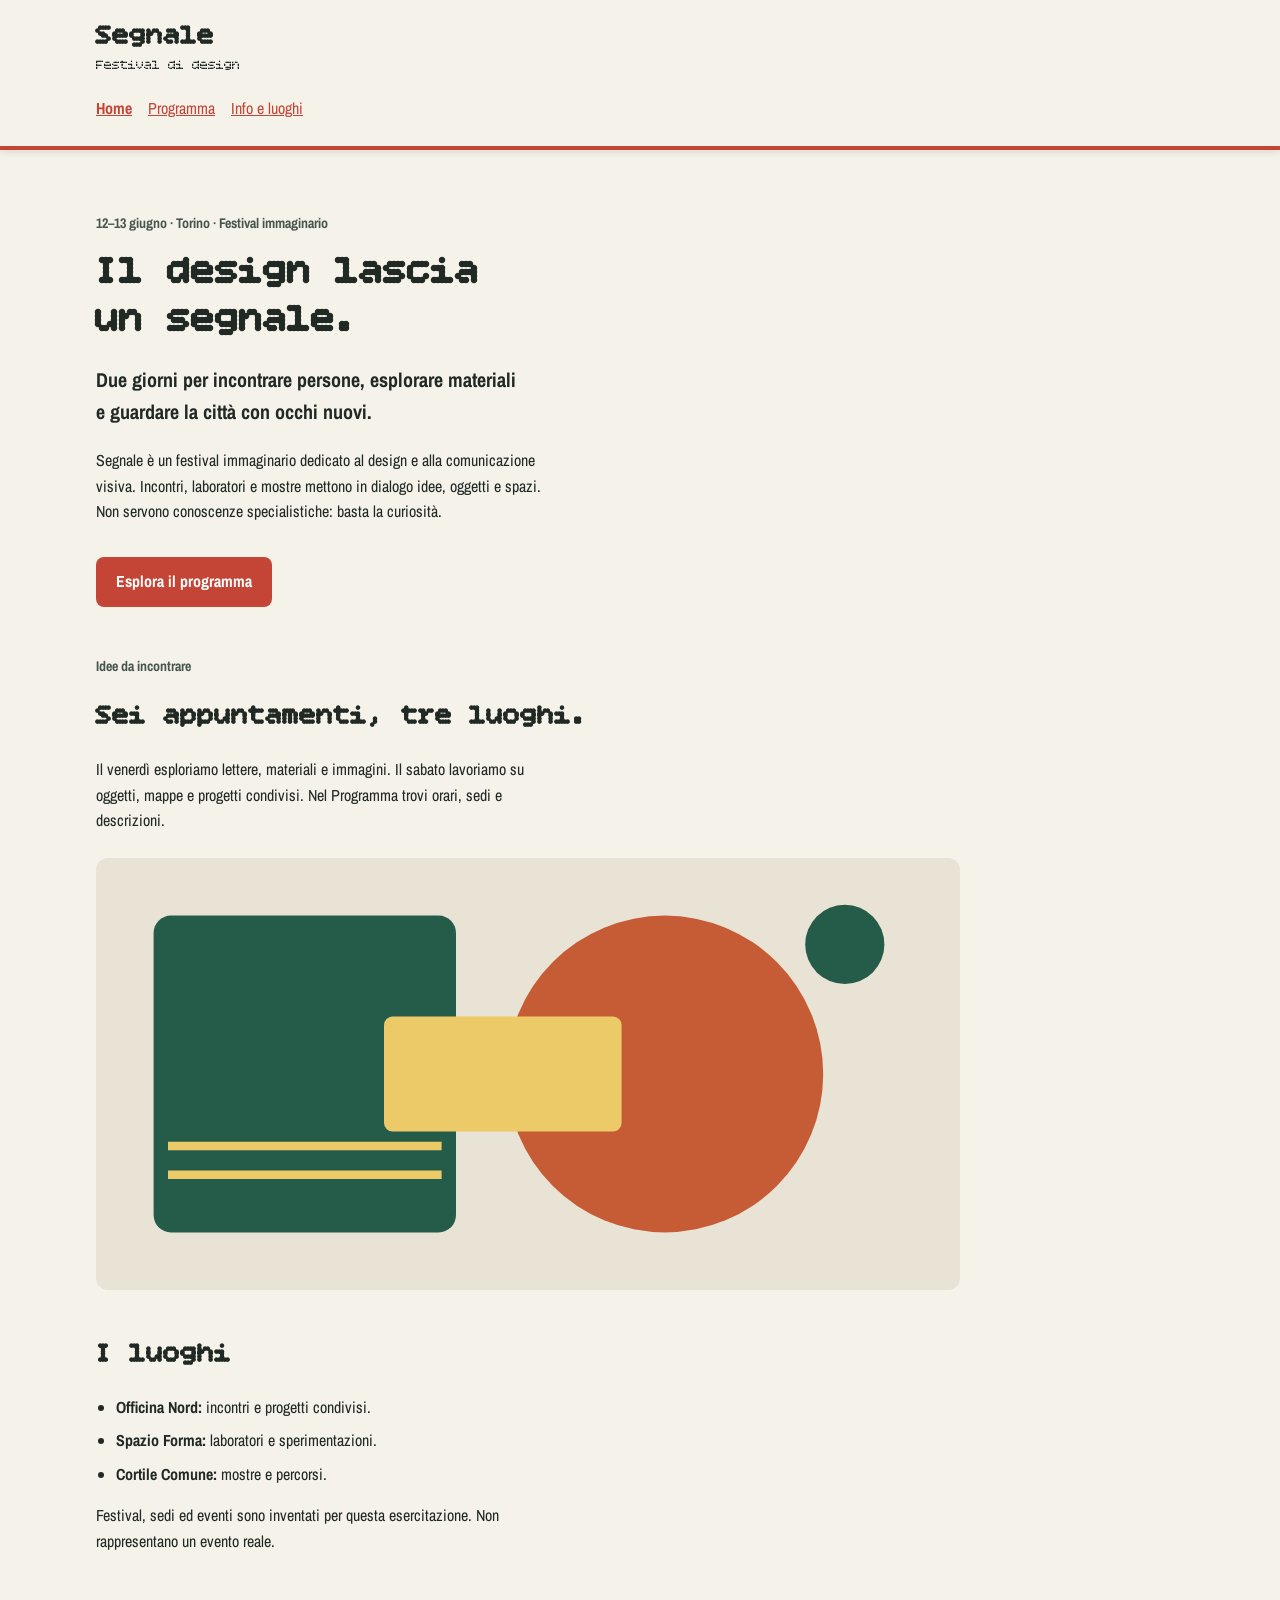
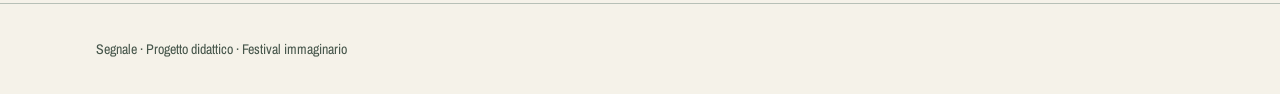
<file: index.html>
<!doctype html>
<html lang="it">
<head>
  <meta charset="utf-8">
  <meta name="viewport" content="width=device-width, initial-scale=1">
<link rel="preconnect" href="https://fonts.googleapis.com">
<link rel="preconnect" href="https://fonts.gstatic.com" crossorigin>
<link href="https://fonts.googleapis.com/css2?family=Archivo+Narrow:ital,wght@0,400..700;1,400..700&family=Bitcount+Grid+Single:wght@100..900&display=swap" rel="stylesheet">
  <link rel="stylesheet" href="style.css">
  <title>Segnale — Festival di design</title>

</head>
<body>
  <a class="skip-link" href="#contenuto">Vai al contenuto</a>
  <header class="site-header">
    <div class="container">
      <a class="brand" href="index.html">Segnale<span>Festival di design</span></a>
      <nav aria-label="Navigazione principale">
        <a href="index.html" aria-current="page">Home</a>
        <!-- Da completare: collegare questa voce alla pagina Programma. -->
        <a href="programma.html">Programma</a>
        <a href="info.html">Info e luoghi</a>
      </nav>
    </div>
  </header>

  <main id="contenuto" class="container">
    <section class="intro" aria-labelledby="titolo-home">
      <p class="eyebrow">12–13 giugno · Torino · Festival immaginario</p>
      <h1 id="titolo-home">Il design lascia un segnale.</h1>
      <p class="lead">Due giorni per incontrare persone, esplorare materiali e guardare la città con occhi nuovi.</p>
      <p class="reading-text">Segnale è un festival immaginario dedicato al design e alla comunicazione visiva. Incontri, laboratori e mostre mettono in dialogo idee, oggetti e spazi. Non servono conoscenze specialistiche: basta la curiosità.</p>
      <!-- Da completare: anche questo collegamento deve aprire il Programma. -->
      <a class="button-link" href="programma.html">Esplora il programma</a>
    </section>

    <section class="content-section" aria-labelledby="titolo-festival">
      <p class="eyebrow">Idee da incontrare</p>
      <h2 id="titolo-festival">Sei appuntamenti, tre luoghi.</h2>
      <p class="reading-text">Il venerdì esploriamo lettere, materiali e immagini. Il sabato lavoriamo su oggetti, mappe e progetti condivisi. Nel Programma trovi orari, sedi e descrizioni.</p>
      <img class="festival-image" src="assets/festival.svg" alt="Composizione geometrica di cerchi e rettangoli nei colori del festival" width="1200" height="600">
    </section>

    <section class="content-section" aria-labelledby="titolo-luoghi">
      <h2 id="titolo-luoghi">I luoghi</h2>
      <ul class="venues">
        <li><strong>Officina Nord:</strong> incontri e progetti condivisi.</li>
        <li><strong>Spazio Forma:</strong> laboratori e sperimentazioni.</li>
        <li><strong>Cortile Comune:</strong> mostre e percorsi.</li>
      </ul>
      <p class="reading-text">Festival, sedi ed eventi sono inventati per questa esercitazione. Non rappresentano un evento reale.</p>
    </section>
  </main>

  <footer class="site-footer"><div class="container"><p>Segnale · Progetto didattico · Festival immaginario</p></div></footer>
</body>
</html>
</file>
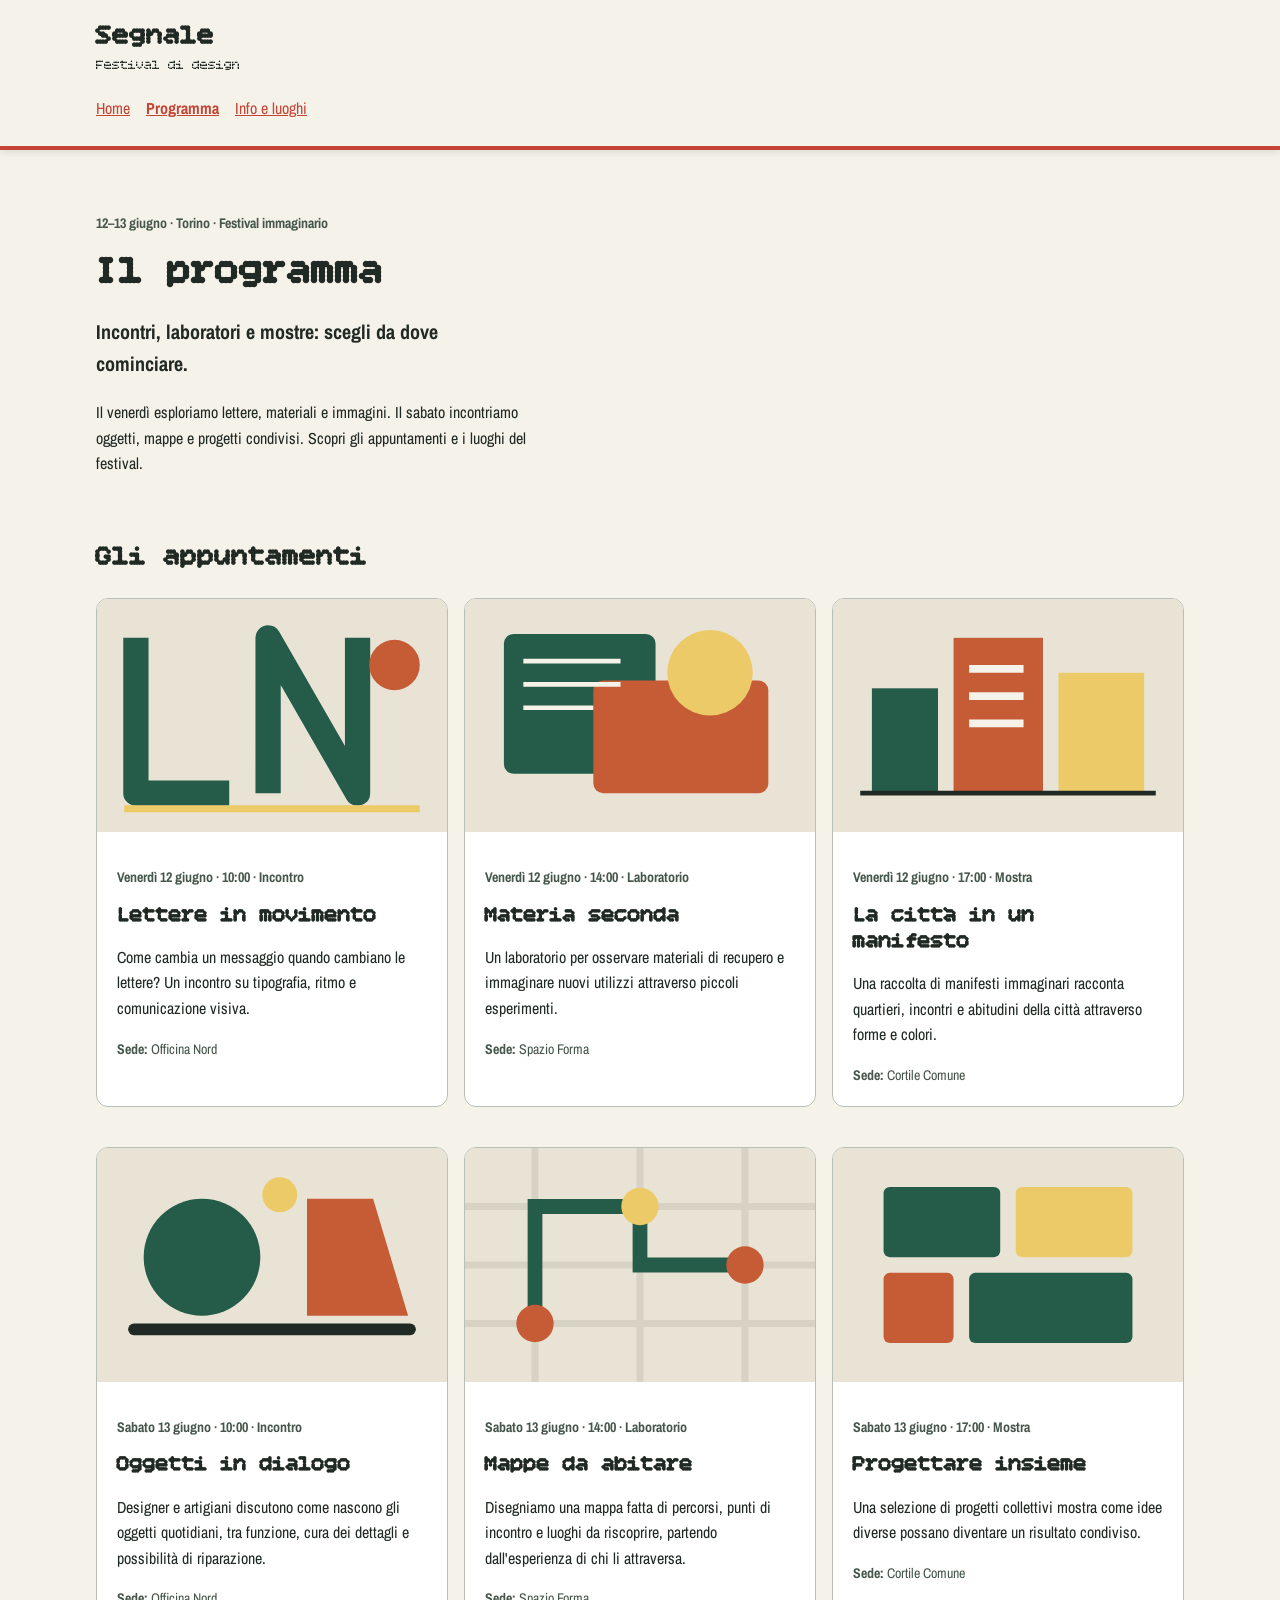
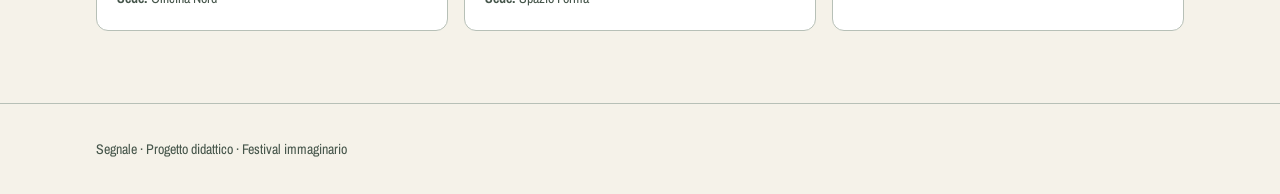
<file: programma.html>
<!doctype html>
<html lang="it">
<head>
  <meta charset="utf-8">
  <meta name="viewport" content="width=device-width, initial-scale=1">
  <link rel="preconnect" href="https://fonts.googleapis.com">
  <link rel="preconnect" href="https://fonts.gstatic.com" crossorigin>
  <link href="https://fonts.googleapis.com/css2?family=Archivo+Narrow:ital,wght@0,400..700;1,400..700&family=Bitcount+Grid+Single:wght@100..900&display=swap" rel="stylesheet">
  <link rel="stylesheet" href="style.css">
  <title>Programma — Segnale</title>
</head>
<body>
  <a class="skip-link" href="#contenuto">Vai al contenuto</a>

  <header class="site-header">
    <div class="container">
      <a class="brand" href="index.html">Segnale<span>Festival di design</span></a>
      <nav aria-label="Navigazione principale">
        <a href="index.html">Home</a>
        <a href="programma.html" aria-current="page">Programma</a>
        <a href="info.html">Info e luoghi</a>
      </nav>
    </div>
  </header>

  <main id="contenuto" class="container">
    <section class="intro" aria-labelledby="titolo-programma">
      <p class="eyebrow">12–13 giugno · Torino · Festival immaginario</p>
      <h1 id="titolo-programma">Il programma</h1>
      <p class="lead">Incontri, laboratori e mostre: scegli da dove cominciare.</p>
      <p class="reading-text">Il venerdì esploriamo lettere, materiali e immagini. Il sabato incontriamo oggetti, mappe e progetti condivisi. Scopri gli appuntamenti e i luoghi del festival.</p>
    </section>

    <section class="content-section" aria-labelledby="titolo-eventi">
      <h2 id="titolo-eventi">Gli appuntamenti</h2>
      <div id="stato-programma" class="reading-text">Caricamento in corso...</div>
      <div id="event-grid" class="event-grid" hidden></div>
    </section>
  </main>

  <footer class="site-footer">
    <div class="container">
      <p>Segnale · Progetto didattico · Festival immaginario</p>
    </div>
  </footer>

  <script>
    const grid = document.getElementById('event-grid');
    const stato = document.getElementById('stato-programma');

    function formattaData(dataISO) {
      const data = new Date(`${dataISO}T00:00:00`);
      const testo = new Intl.DateTimeFormat('it-IT', {
        weekday: 'long',
        day: 'numeric',
        month: 'long'
      }).format(data);
      return testo.charAt(0).toUpperCase() + testo.slice(1);
    }

    function creaScheda(evento, sede) {
      const articolo = document.createElement('article');
      articolo.className = 'event-card';
      articolo.innerHTML = `
        <img src="${evento.immagine}" alt="${evento.immagine_alt}" width="900" height="600">
        <div class="event-body">
          <p class="event-meta">${formattaData(evento.data)} · ${evento.orario} · ${evento.categoria}</p>
          <h3>${evento.titolo}</h3>
          <p>${evento.descrizione}</p>
          <p class="event-place"><strong>Sede:</strong> ${sede ? sede.nome_festival : 'Sede da definire'}</p>
        </div>
      `;
      return articolo;
    }

    async function caricaProgramma() {
      try {
        const [eventiResponse, sediResponse] = await Promise.all([
          fetch('./dati/eventi.json'),
          fetch('./dati/sedi.json')
        ]);

        if (!eventiResponse.ok || !sediResponse.ok) {
          throw new Error('File JSON non leggibili');
        }

        const [eventi, sedi] = await Promise.all([
          eventiResponse.json(),
          sediResponse.json()
        ]);

        if (!Array.isArray(eventi) || eventi.length === 0) {
          stato.textContent = 'Non ci sono eventi disponibili.';
          grid.hidden = true;
          return;
        }

        const sediPerId = new Map(sedi.map(sede => [sede.id, sede]));

        grid.innerHTML = '';
        eventi.forEach(evento => {
          const sede = sediPerId.get(evento.sede_id);
          grid.appendChild(creaScheda(evento, sede));
        });

        stato.remove();
        grid.hidden = false;
      } catch (errore) {
        console.error(errore);
        stato.textContent = 'Errore nel caricamento dei dati.';
      }
    }

    caricaProgramma();
  </script>
</body>
</html>
</file>
<file: style.css>
:root {
  --colore-primario: #c44536;
  --colore-primario-scuro: #8b2f28;
  --colore-sfondo: #f5f2e9;
  --colore-testo: #202923;
  --font-testo: "Archivo Narrow", Helvetica, sans-serif;
  --font-titoli: "Bitcount Grid Single", Helvetica, sans-serif;
}

* {
  box-sizing: border-box;
}

body {
  margin: 0;
  background: var(--colore-sfondo);
  color: var(--colore-testo);
  font-family: var(--font-testo);
  font-size: 1rem;
  line-height: 1.6;
}

a {
  color: var(--colore-primario);
}

a:hover {
  text-decoration-thickness: 3px;
}

a:focus-visible {
  outline: 3px solid var(--colore-testo);
  outline-offset: 4px;
}

.container {
  width: 92%;
  max-width: 68rem;
  margin: 0 auto;
}

.site-header {
  padding: 1.25rem 0;
  border-bottom: 4px solid var(--colore-primario);
  position: sticky;
  top: 0;
  z-index: 1000;
  background: var(--colore-sfondo);
  box-shadow: 0 2px 8px rgb(32 41 35 / 12%);
}

.brand {
  display: inline-block;
  color: var(--colore-testo);
  font-size: 1.75rem;
  font-family: var(--font-titoli);
  font-weight: bold;
  line-height: 1.2;
  text-decoration: none;
}

.brand span {
  display: block;
  margin-top: 0.25rem;
  font-size: 0.875rem;
  font-weight: normal;
}

nav {
  margin-top: 1rem;
  display: flex;
  flex-direction: row;
  flex-wrap: wrap;
  align-items: center;
  gap: 0.5rem 1rem;
}


nav a {
  display: inline-block;
  padding: 0.25rem 0;
}


nav a[aria-current="page"] {
  font-weight: bold;
}


.intro {
  padding: 3rem 0 1rem;
}

.eyebrow,
.event-meta {
  color: #46564b;
  font-size: 0.875rem;
  font-weight: bold;
}

h1,
h2,
h3 {
  font-family: var(--font-titoli);
  line-height: 1.2;
}

h1 {
  max-width: 18ch;
  margin: 0.75rem 0 1.25rem;
  font-size: 2.5rem;
}

h2 {
  font-size: 1.75rem;
}

h3 {
  margin: 0.5rem 0 0.75rem;
  font-size: 1.375rem;
}

.lead {
  max-width: 48ch;
  font-size: 1.25rem;
  font-weight: bold;
}

.reading-text {
  max-width: 65ch;
}

.button-link {
  display: inline-block;
  margin-top: 1rem;
  padding: 0.75rem 1.25rem;
  border-radius: 0.5rem;
  background: var(--colore-primario);
  color: #ffffff;
  font-weight: bold;
  text-decoration: none;
}

.button-link:hover {
  background: var(--colore-primario-scuro);
}

.content-section {
  margin: 2rem 0 3rem;
}

.festival-image {
  display: block;
  width: 100%;
  max-width: 54rem;
  height: auto;
  margin-top: 1.5rem;
  border-radius: 0.75rem;
}

.venues {
  padding-left: 1.25rem;
}

.venues li {
  margin-bottom: 0.5rem;
}

.event-grid {
  display: grid;
  gap: 1rem;
  grid-template-columns: 1fr;
}

.event-card {
  margin-bottom: 1.5rem;
  overflow: hidden;
  border: 1px solid #b7c0b7;
  border-radius: 0.75rem;
  background: #ffffff;
}

.event-card img {
  display: block;
  width: 100%;
  height: auto;
}

.event-body {
  padding: 1.25rem;
}

.event-body p:last-child {
  margin-bottom: 0;
}

.event-place {
  color: #46564b;
  font-size: 0.875rem;
}

.site-footer {
  padding: 1.25rem 0;
  border-top: 1px solid #b7c0b7;
  color: #46564b;
  font-size: 0.875rem;
}

.skip-link {
  position: absolute;
  top: -6rem;
  left: 1rem;
  padding: 0.75rem 1rem;
  background: #ffffff;
  color: var(--colore-testo);
}

.skip-link:focus {
  top: 1rem;
}

@media (min-width: 600px) {
  .event-grid {
    grid-template-columns: repeat(2, minmax(0, 1fr));
  }
}
@media (min-width: 1024px) {
  .event-grid {
    grid-template-columns: repeat(3, minmax(0, 1fr));
  }
}
/* Swiper - Carousel dei luoghi */
.venues-swiper {
  position: left;
  max-width: 54rem;
  margin-top: 1.5rem;
  margin-left: 0;
  margin-right: 0;
  border-radius: 0.75rem;
  overflow: hidden;
}

.venues-swiper,.swiper-slide {
  display: flex;
  flex-direction: column;
}

.venues-swiper img {
  display: block;
  width: 100%;
  height: auto;
  border-radius: 0.75rem 0.75rem 0 0;
  border: 1px solid #b7c0b7;
}

.venues-swiper h3 {
  padding: 1.25rem 1.25rem 0.5rem;
  margin: 0;
  background: #ffffff;
  border: 1px solid #b7c0b7;
  border-top: none;
}

.venue-description {
  padding: 0 1.25rem 1.25rem;
  margin: 0;
  background: #ffffff;
  border: 1px solid #b7c0b7;
  border-top: none;
  border-bottom-left-radius: 0.75rem;
  border-bottom-right-radius: 0.75rem;
  color: #46564b;
  font-size: 0.875rem;
}
.swiper-button-prev,
.swiper-button-next {
  display: flex;
  align-items: center;
  justify-content: center;
  overflow: hidden;
  box-sizing: border-box;
  background-color: #ffffff; /* Sfondo iniziale bianco */
  border: 1px solid var(--colore-primario) !important; 
  border-radius: 50%;
  color: var(--colore-primario) !important;

  transition: background-color 0.3s ease, color 0.3s ease;
}

.swiper-button-prev svg,
.swiper-button-next svg {
  width: 1rem;
  height: 1rem;
  max-width: 1rem;
  max-height: 1rem;
}

.swiper-button-prev::after,
.swiper-button-next::after {
  width: 1rem;
  height: 1rem;
  font-size: 1rem;
  line-height: 1;
  margin: 0;
  display: flex;
  align-items: center;
  justify-content: center;
}

.swiper-button-prev:hover,
.swiper-button-next:hover {
  background: var(--colore-primario-scuro);
}

.map-wrapper {
  width: 100%;
  max-width: 54rem;
  margin-top: 1.5rem;
  border-radius: 0.75rem;
  overflow: hidden;
  border: 1px solid #b7c0b7;
}

.map-wrapper iframe {
  display: block;
  width: 100%;
  height: 28rem;
  border: 0;
}

.meteo-box {
  max-width: 54rem;
  padding: 1.25rem;
  border: 1px solid #b7c0b7;
  border-radius: 0.75rem;
  background: #ffffff;
  margin: 1rem 0;
}

.meteo-box p {
  margin: 0.5rem 0;
}

.meteo-box .meteo-valore {
  font-size: 1.25rem;
  font-weight: bold;
}
</file>
